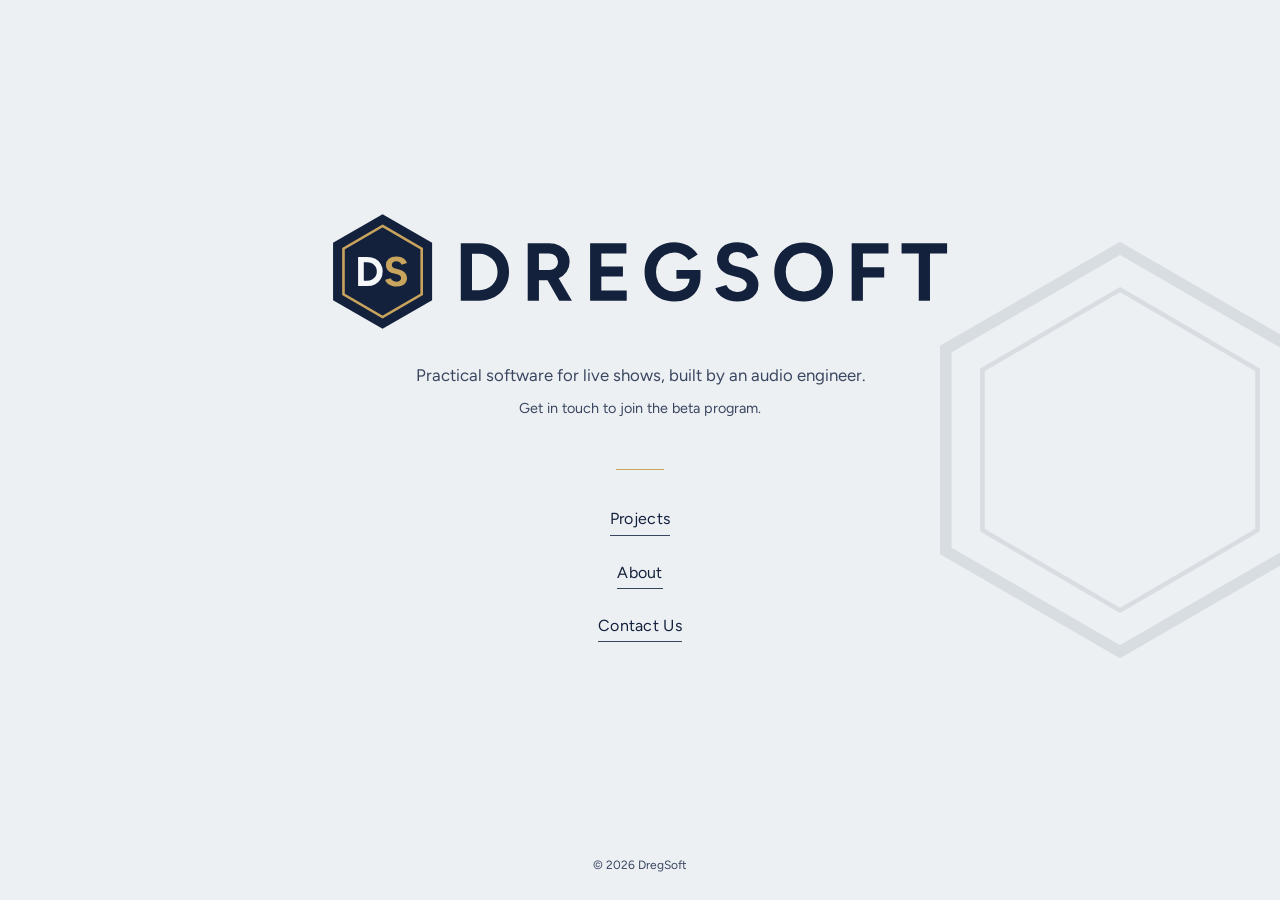
<file: index.html>
<!doctype html>
<html lang="en">
<head>
  <meta charset="utf-8">
  <meta name="viewport" content="width=device-width, initial-scale=1">
  <title>DregSoft — software for live audio</title>
  <meta name="description" content="DregSoft makes practical software for live shows, built by an audio engineer.">
  <link rel="icon" type="image/svg+xml" href="assets/favicon.svg">
  <link rel="icon" type="image/png" sizes="32x32" href="assets/favicon-32.png">
  <link rel="apple-touch-icon" href="assets/apple-touch-icon.png">
  <link rel="stylesheet" href="assets/styles.css">
</head>
<body>
  <main class="home">
    <h1 style="margin:0"><img class="logo" src="logos/final/dregsoft-logo.svg" alt="DregSoft"></h1>
    <p class="tagline">Practical software for live shows, built by an audio engineer.</p>
    <p class="tagline-note">Get in touch to join the beta program.</p>
    <div class="rule" aria-hidden="true"></div>
    <nav class="links">
      <a class="item is-link" href="projects.html">Projects</a>
      <a class="item is-link" href="about.html">About</a>
      <span class="item" data-user="hello" data-domain="dregsoft.com" data-subject="DregSoft">Contact Us</span>
      <noscript><style>.item[data-user] { display: none; }</style><span class="item">hello&lt;at&gt;dregsoft.com</span></noscript>
    </nav>
    <svg class="hero-mark" viewBox="0 0 96 96" aria-hidden="true">
      <g fill="none" stroke="#14213D">
        <path d="M48 4 L86 26 V70 L48 92 L10 70 V26 Z" stroke-width="2.5"/>
        <path d="M48 13 L78 30.5 V65.5 L48 83 L18 65.5 V30.5 Z" stroke-width="1"/>
      </g>
    </svg>
    <footer>&copy; <span id="year">2026</span> DregSoft</footer>
  </main>
  <script>document.getElementById('year').textContent = new Date().getFullYear();</script>
  <script src="assets/contact.js"></script>
</body>
</html>
</file>
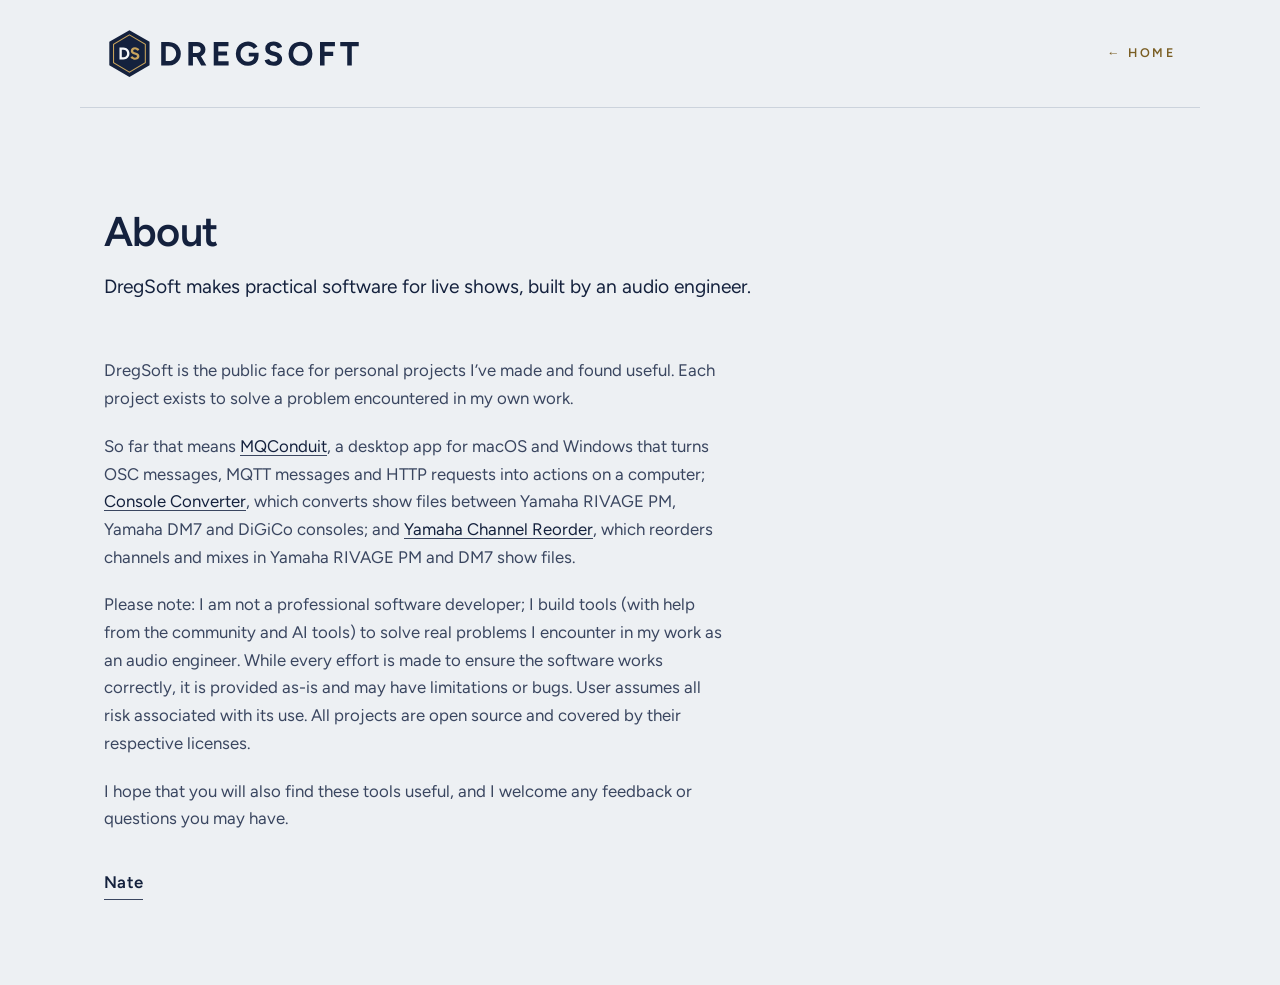
<file: about.html>
<!doctype html>
<html lang="en">
<head>
  <meta charset="utf-8">
  <meta name="viewport" content="width=device-width, initial-scale=1">
  <title>About — DregSoft</title>
  <meta name="description" content="DregSoft is the public face for personal projects built by an audio engineer: software for live shows.">
  <link rel="icon" type="image/svg+xml" href="assets/favicon.svg">
  <link rel="icon" type="image/png" sizes="32x32" href="assets/favicon-32.png">
  <link rel="apple-touch-icon" href="assets/apple-touch-icon.png">
  <link rel="stylesheet" href="assets/styles.css">
</head>
<body>
  <header class="wrap page-head">
    <a href="index.html"><img src="logos/final/dregsoft-logo.svg" alt="DregSoft home"></a>
    <a class="back" href="index.html">&larr; Home</a>
  </header>

  <main>
    <section>
      <div class="wrap">
        <div class="project-hero">
          <h1 class="page-title">About</h1>
          <p class="lede">DregSoft makes practical software for live shows, built by an audio engineer.</p>
        </div>

        <div class="prose">
          <p>DregSoft is the public face for personal projects I&rsquo;ve made and found useful. Each project exists to solve a problem encountered in my own work.</p>
          <p>So far that means <a href="projects/mqconduit.html">MQConduit</a>, a desktop app for macOS and Windows that turns OSC messages, MQTT messages and HTTP requests into actions on a computer; <a href="projects/console-converter.html">Console Converter</a>, which converts show files between Yamaha RIVAGE PM, Yamaha DM7 and DiGiCo consoles; and <a href="projects/yamaha-channel-reorder.html">Yamaha Channel Reorder</a>, which reorders channels and mixes in Yamaha RIVAGE PM and DM7 show files.</p>
          <p>Please note: I am not a professional software developer; I build tools (with help from the community and AI tools) to solve real problems I encounter in my work as an audio engineer.  While every effort is made to ensure the software works correctly, it is provided as-is and may have limitations or bugs.  User assumes all risk associated with its use.  All projects are open source and covered by their respective licenses.</p>
          <p>I hope that you will also find these tools useful, and I welcome any feedback or questions you may have.</p>
          <p class="signoff"><span class="item" data-user="hello" data-domain="dregsoft.com" data-subject="DregSoft">Nate</span><noscript><style>.item[data-user] { display: none; }</style><span class="item">Nate, hello&lt;at&gt;dregsoft.com</span></noscript></p>
        </div>
      </div>
    </section>
  </main>

  <script src="assets/contact.js"></script>
</body>
</html>
</file>
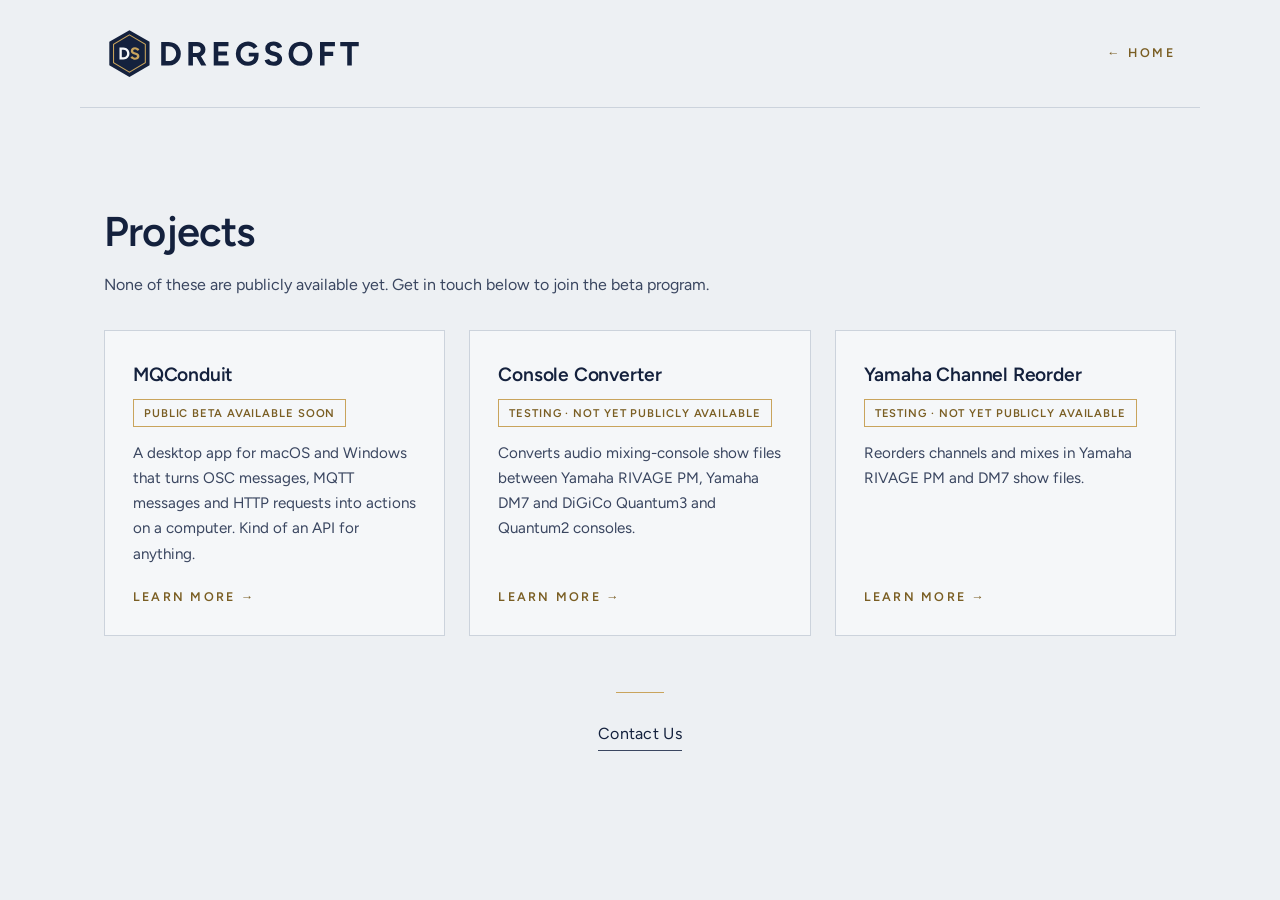
<file: projects.html>
<!doctype html>
<html lang="en">
<head>
  <meta charset="utf-8">
  <meta name="viewport" content="width=device-width, initial-scale=1">
  <title>Projects — DregSoft</title>
  <meta name="description" content="Software from DregSoft for live shows: MQConduit, Console Converter and Yamaha Channel Reorder. Not yet publicly available.">
  <link rel="icon" type="image/svg+xml" href="assets/favicon.svg">
  <link rel="icon" type="image/png" sizes="32x32" href="assets/favicon-32.png">
  <link rel="apple-touch-icon" href="assets/apple-touch-icon.png">
  <link rel="stylesheet" href="assets/styles.css">
</head>
<body>
  <header class="wrap page-head">
    <a href="index.html"><img src="logos/final/dregsoft-logo.svg" alt="DregSoft home"></a>
    <a class="back" href="index.html">&larr; Home</a>
  </header>

  <main>
    <section>
      <div class="wrap">
        <h1 class="page-title">Projects</h1>
        <p class="list-note">None of these are publicly available yet. Get in touch below to join the beta program.</p>

        <div class="projects-list">
          <!--
            Add a project by copying this block:

            <a class="project project-link" href="projects/new-project.html">
              <h2>Project name</h2>
              <p>One-sentence summary.</p>
              <span class="more">Learn more &rarr;</span>
            </a>

            Then copy one of the pages in the projects/ folder for its landing page.
          -->

          <a class="project project-link" href="projects/mqconduit.html">
            <h2>MQConduit</h2>
            <span class="status">Public beta available soon</span>
            <p>A desktop app for macOS and Windows that turns OSC messages, MQTT messages and HTTP requests into actions on a computer. Kind of an API for anything.</p>
            <span class="more">Learn more &rarr;</span>
          </a>

          <a class="project project-link" href="projects/console-converter.html">
            <h2>Console Converter</h2>
            <span class="status">Testing · not yet publicly available</span>
            <p>Converts audio mixing-console show files between Yamaha RIVAGE PM, Yamaha DM7 and DiGiCo Quantum3 and Quantum2 consoles.</p>
            <span class="more">Learn more &rarr;</span>
          </a>

          <a class="project project-link" href="projects/yamaha-channel-reorder.html">
            <h2>Yamaha Channel Reorder</h2>
            <span class="status">Testing · not yet publicly available</span>
            <p>Reorders channels and mixes in Yamaha RIVAGE PM and DM7 show files.</p>
            <span class="more">Learn more &rarr;</span>
          </a>
        </div>

      </div>
    </section>

    <div class="page-contact">
      <div class="rule" aria-hidden="true"></div>
      <nav class="links">
        <span class="item" data-user="hello" data-domain="dregsoft.com" data-subject="joining the beta program">Contact Us</span>
        <noscript><style>.item[data-user] { display: none; }</style><span class="item">hello&lt;at&gt;dregsoft.com</span></noscript>
      </nav>
    </div>
  </main>


  <script src="assets/contact.js"></script>
</body>
</html>
</file>
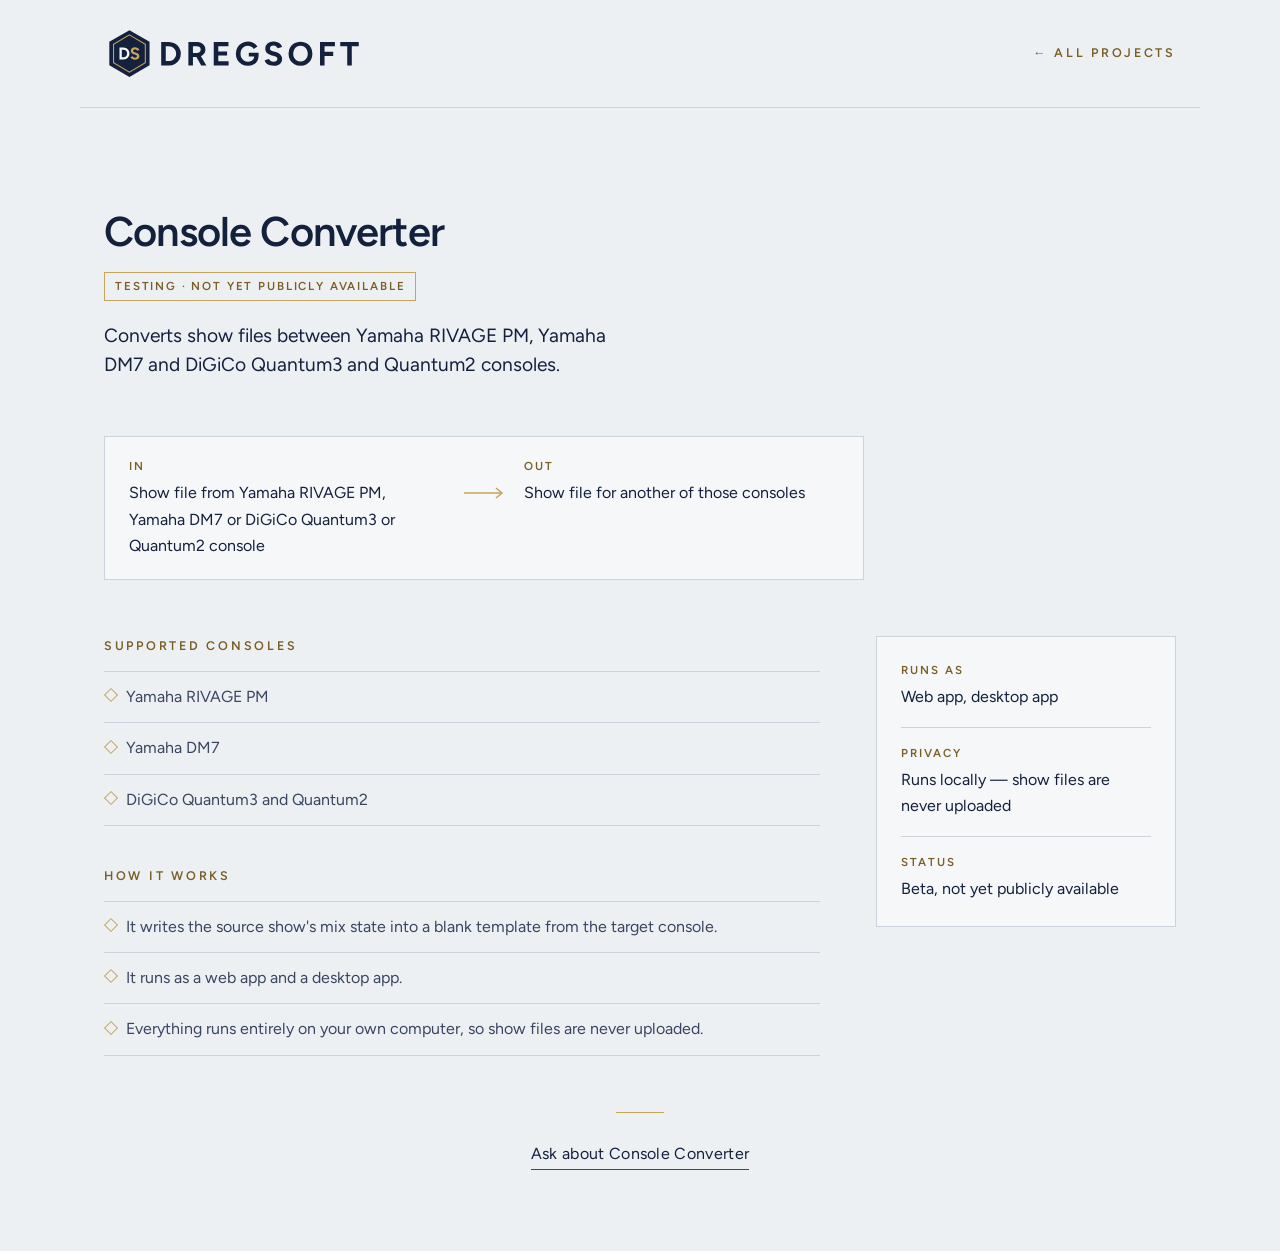
<file: projects/console-converter.html>
<!doctype html>
<html lang="en">
<head>
  <meta charset="utf-8">
  <meta name="viewport" content="width=device-width, initial-scale=1">
  <title>Console Converter — DregSoft</title>
  <meta name="description" content="Converts audio mixing-console show files between Yamaha RIVAGE PM, Yamaha DM7 and DiGiCo SD/Quantum.">
  <link rel="icon" type="image/svg+xml" href="../assets/favicon.svg">
  <link rel="icon" type="image/png" sizes="32x32" href="../assets/favicon-32.png">
  <link rel="apple-touch-icon" href="../assets/apple-touch-icon.png">
  <link rel="stylesheet" href="../assets/styles.css">
</head>
<body>
  <header class="wrap page-head">
    <a href="../index.html"><img src="../logos/final/dregsoft-logo.svg" alt="DregSoft home"></a>
    <a class="back" href="../projects.html">&larr; All projects</a>
  </header>

  <main>
    <section>
      <div class="wrap">
        <div class="project-hero">
          <h1 class="page-title">Console Converter</h1>
          <span class="status">Testing · Not yet publicly available</span>
          <p class="lede">Converts show files between Yamaha RIVAGE PM, Yamaha DM7 and DiGiCo Quantum3 and Quantum2 consoles.</p>
        </div>

        <div class="plate" role="group" aria-label="What goes in and what comes out">
          <dl><dt>In</dt><dd>Show file from Yamaha RIVAGE PM, Yamaha DM7 or DiGiCo Quantum3 or Quantum2 console</dd></dl>
          <svg viewBox="0 0 40 12" aria-hidden="true"><path d="M0 6 H38 M32 1 L38 6 L32 11"/></svg>
          <dl><dt>Out</dt><dd>Show file for another of those consoles</dd></dl>
        </div>

        <div class="detail-grid">
          <div class="detail-main">
          <div class="detail-block">
            <h2>Supported consoles</h2>
            <ul class="feature-list">
              <li>Yamaha RIVAGE PM</li>
              <li>Yamaha DM7</li>
              <li>DiGiCo Quantum3 and Quantum2</li>
            </ul>
          </div>
          <div class="detail-block">
            <h2>How it works</h2>
            <ul class="feature-list">
              <li>It writes the source show&#x27;s mix state into a blank template from the target console.</li>
              <li>It runs as a web app and a desktop app.</li>
              <li>Everything runs entirely on your own computer, so show files are never uploaded.</li>
            </ul>
          </div>
          </div>
          <aside class="facts">
            <dl>
            <dt>Runs as</dt><dd>Web app, desktop app</dd>
            <dt>Privacy</dt><dd>Runs locally — show files are never uploaded</dd>
            <dt>Status</dt><dd>Beta, not yet publicly available</dd>
            </dl>
          </aside>
        </div>
      </div>
    </section>

    <div class="page-contact">
      <div class="rule" aria-hidden="true"></div>
      <nav class="links">
        <span class="item" data-user="hello" data-domain="dregsoft.com" data-subject="Console Converter">Ask about Console Converter</span>
        <noscript><style>.item[data-user] { display: none; }</style><span class="item">hello&lt;at&gt;dregsoft.com</span></noscript>
      </nav>
    </div>
  </main>


  <script src="../assets/contact.js"></script>
</body>
</html>
</file>
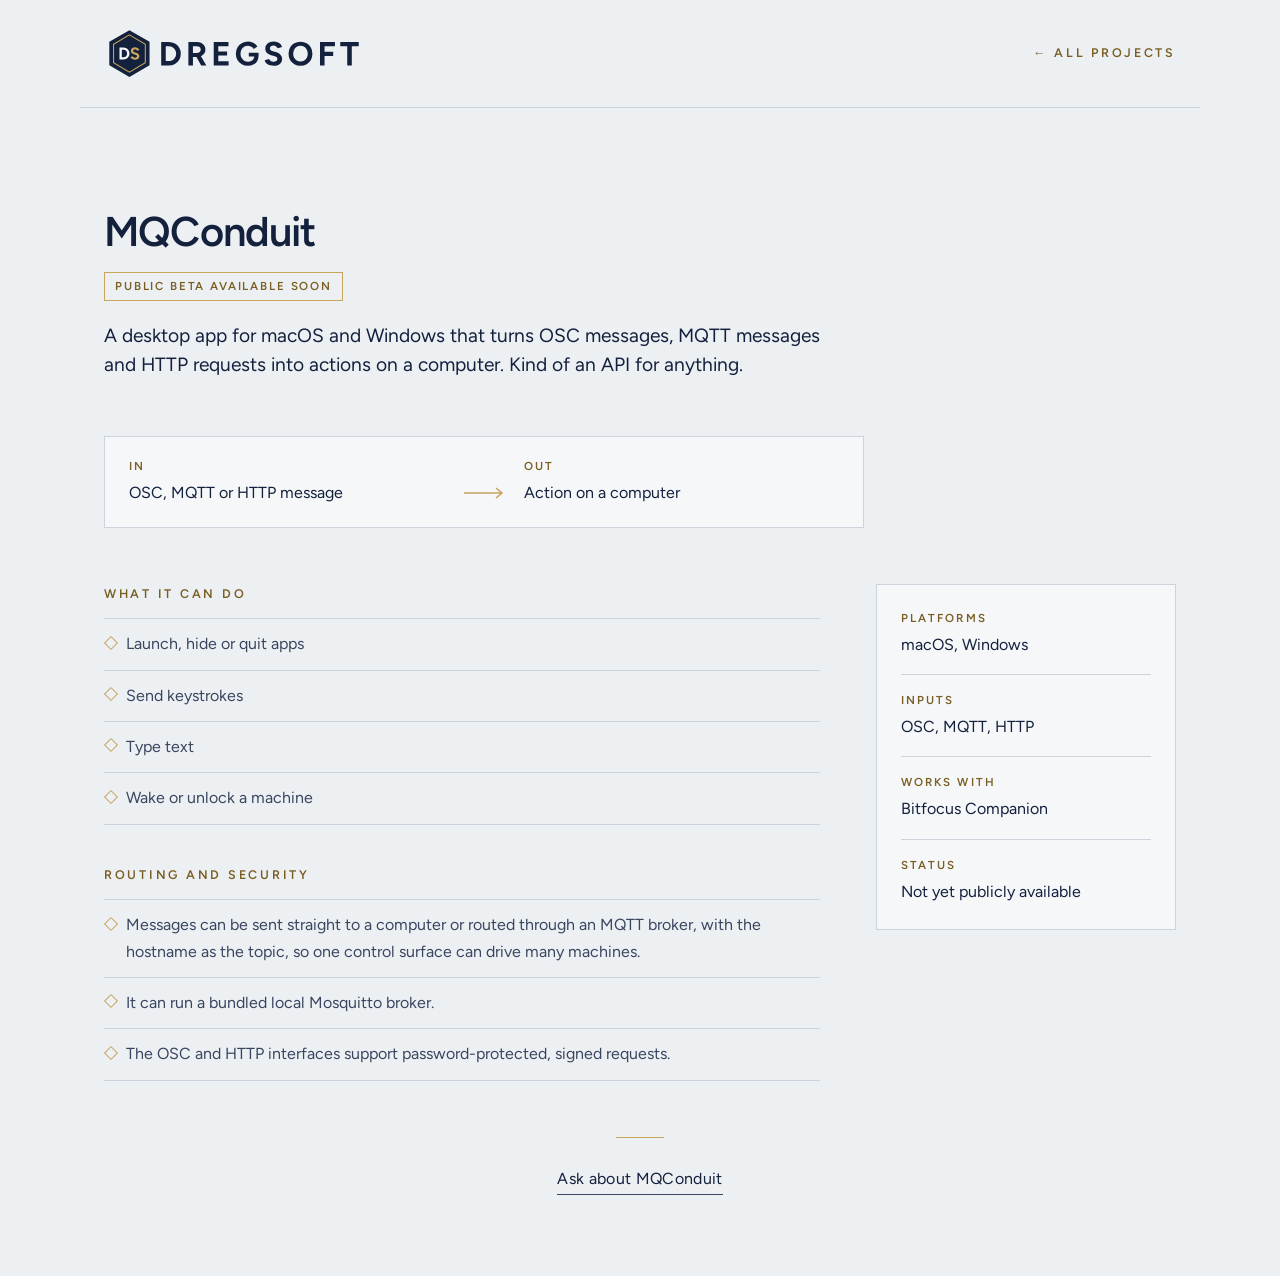
<file: projects/mqconduit.html>
<!doctype html>
<html lang="en">
<head>
  <meta charset="utf-8">
  <meta name="viewport" content="width=device-width, initial-scale=1">
  <title>MQConduit — DregSoft</title>
  <meta name="description" content="A desktop app for macOS and Windows that turns OSC messages, MQTT messages and HTTP requests into actions on a computer.">
  <link rel="icon" type="image/svg+xml" href="../assets/favicon.svg">
  <link rel="icon" type="image/png" sizes="32x32" href="../assets/favicon-32.png">
  <link rel="apple-touch-icon" href="../assets/apple-touch-icon.png">
  <link rel="stylesheet" href="../assets/styles.css">
</head>
<body>
  <header class="wrap page-head">
    <a href="../index.html"><img src="../logos/final/dregsoft-logo.svg" alt="DregSoft home"></a>
    <a class="back" href="../projects.html">&larr; All projects</a>
  </header>

  <main>
    <section>
      <div class="wrap">
        <div class="project-hero">
          <h1 class="page-title">MQConduit</h1>
          <span class="status">Public beta available soon</span>
          <p class="lede">A desktop app for macOS and Windows that turns OSC messages, MQTT messages and HTTP requests into actions on a computer. Kind of an API for anything.</p>
        </div>

        <div class="plate" role="group" aria-label="What goes in and what comes out">
          <dl><dt>In</dt><dd>OSC, MQTT or HTTP message</dd></dl>
          <svg viewBox="0 0 40 12" aria-hidden="true"><path d="M0 6 H38 M32 1 L38 6 L32 11"/></svg>
          <dl><dt>Out</dt><dd>Action on a computer</dd></dl>
        </div>

        <div class="detail-grid">
          <div class="detail-main">
          <div class="detail-block">
            <h2>What it can do</h2>
            <ul class="feature-list">
              <li>Launch, hide or quit apps</li>
              <li>Send keystrokes</li>
              <li>Type text</li>
              <li>Wake or unlock a machine</li>
            </ul>
          </div>
          <div class="detail-block">
            <h2>Routing and security</h2>
            <ul class="feature-list">
              <li>Messages can be sent straight to a computer or routed through an MQTT broker, with the hostname as the topic, so one control surface can drive many machines.</li>
              <li>It can run a bundled local Mosquitto broker.</li>
              <li>The OSC and HTTP interfaces support password-protected, signed requests.</li>
            </ul>
          </div>
          </div>
          <aside class="facts">
            <dl>
            <dt>Platforms</dt><dd>macOS, Windows</dd>
            <dt>Inputs</dt><dd>OSC, MQTT, HTTP</dd>
            <dt>Works with</dt><dd>Bitfocus Companion</dd>
            <dt>Status</dt><dd>Not yet publicly available</dd>
            </dl>
          </aside>
        </div>
      </div>
    </section>

    <div class="page-contact">
      <div class="rule" aria-hidden="true"></div>
      <nav class="links">
        <span class="item" data-user="hello" data-domain="dregsoft.com" data-subject="MQConduit">Ask about MQConduit</span>
        <noscript><style>.item[data-user] { display: none; }</style><span class="item">hello&lt;at&gt;dregsoft.com</span></noscript>
      </nav>
    </div>
  </main>


  <script src="../assets/contact.js"></script>
</body>
</html>
</file>
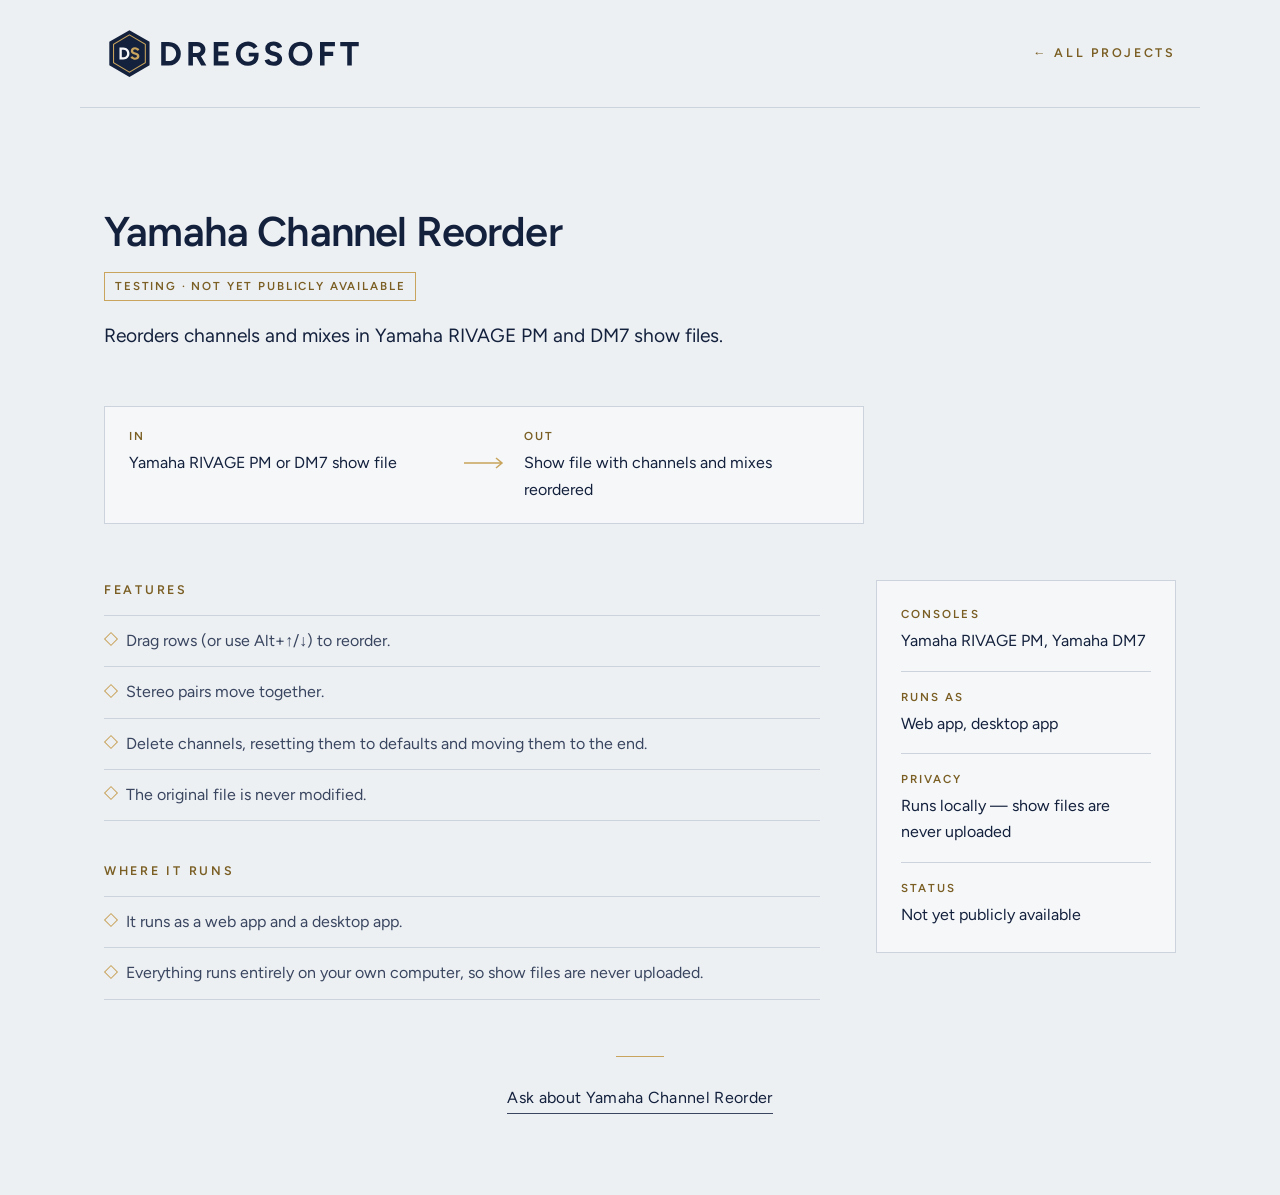
<file: projects/yamaha-channel-reorder.html>
<!doctype html>
<html lang="en">
<head>
  <meta charset="utf-8">
  <meta name="viewport" content="width=device-width, initial-scale=1">
  <title>Yamaha Channel Reorder — DregSoft</title>
  <meta name="description" content="Reorders channels and mixes in Yamaha RIVAGE PM and DM7 show files.">
  <link rel="icon" type="image/svg+xml" href="../assets/favicon.svg">
  <link rel="icon" type="image/png" sizes="32x32" href="../assets/favicon-32.png">
  <link rel="apple-touch-icon" href="../assets/apple-touch-icon.png">
  <link rel="stylesheet" href="../assets/styles.css">
</head>
<body>
  <header class="wrap page-head">
    <a href="../index.html"><img src="../logos/final/dregsoft-logo.svg" alt="DregSoft home"></a>
    <a class="back" href="../projects.html">&larr; All projects</a>
  </header>

  <main>
    <section>
      <div class="wrap">
        <div class="project-hero">
          <h1 class="page-title">Yamaha Channel Reorder</h1>
          <span class="status">Testing · Not yet publicly available</span>
          <p class="lede">Reorders channels and mixes in Yamaha RIVAGE PM and DM7 show files.</p>
        </div>

        <div class="plate" role="group" aria-label="What goes in and what comes out">
          <dl><dt>In</dt><dd>Yamaha RIVAGE PM or DM7 show file</dd></dl>
          <svg viewBox="0 0 40 12" aria-hidden="true"><path d="M0 6 H38 M32 1 L38 6 L32 11"/></svg>
          <dl><dt>Out</dt><dd>Show file with channels and mixes reordered</dd></dl>
        </div>

        <div class="detail-grid">
          <div class="detail-main">
          <div class="detail-block">
            <h2>Features</h2>
            <ul class="feature-list">
              <li>Drag rows (or use Alt+↑/↓) to reorder.</li>
              <li>Stereo pairs move together.</li>
              <li>Delete channels, resetting them to defaults and moving them to the end.</li>
              <li>The original file is never modified.</li>
            </ul>
          </div>
          <div class="detail-block">
            <h2>Where it runs</h2>
            <ul class="feature-list">
              <li>It runs as a web app and a desktop app.</li>
              <li>Everything runs entirely on your own computer, so show files are never uploaded.</li>
            </ul>
          </div>
          </div>
          <aside class="facts">
            <dl>
            <dt>Consoles</dt><dd>Yamaha RIVAGE PM, Yamaha DM7</dd>
            <dt>Runs as</dt><dd>Web app, desktop app</dd>
            <dt>Privacy</dt><dd>Runs locally — show files are never uploaded</dd>
            <dt>Status</dt><dd>Not yet publicly available</dd>
            </dl>
          </aside>
        </div>
      </div>
    </section>

    <div class="page-contact">
      <div class="rule" aria-hidden="true"></div>
      <nav class="links">
        <span class="item" data-user="hello" data-domain="dregsoft.com" data-subject="Yamaha Channel Reorder">Ask about Yamaha Channel Reorder</span>
        <noscript><style>.item[data-user] { display: none; }</style><span class="item">hello&lt;at&gt;dregsoft.com</span></noscript>
      </nav>
    </div>
  </main>


  <script src="../assets/contact.js"></script>
</body>
</html>
</file>
<file: assets/styles.css>
@font-face {
  font-family: "Figtree";
  src: url("fonts/figtree-latin.woff2") format("woff2");
  font-weight: 400 600;
  font-style: normal;
  font-display: swap;
}

:root {
  --ink: #14213D;
  --ink-soft: #3A4660;
  --brass: #C9A45C;
  --brass-deep: #A8843F;
  --brass-text: #7A5E23;
  --paper: #EDF0F3;
  --paper-raised: #F5F7F9;
  --line: #CCD3DC;
  --sans: "Figtree", "Helvetica Neue", Arial, sans-serif;
}

* { box-sizing: border-box; }
body {
  margin: 0;
  font-family: var(--sans);
  color: var(--ink);
  background: var(--paper);
  line-height: 1.65;
  -webkit-font-smoothing: antialiased;
}
img, svg { display: block; max-width: 100%; }
a { color: inherit; }
::selection { background: var(--brass); color: var(--ink); }
:focus-visible { outline: 2px solid var(--ink); outline-offset: 3px; }
h1, h2, h3, .lede { text-wrap: balance; }
html { scrollbar-color: var(--line) var(--paper); }
@media (prefers-reduced-motion: reduce) { * { transition: none !important; } }

.wrap { max-width: 1120px; margin: 0 auto; padding: 0 24px; }
section { padding: 100px 0; }
.eyebrow { font-size: .78rem; letter-spacing: .22em; text-transform: uppercase; color: var(--brass-text); font-weight: 600; margin: 0 0 20px; }
.eyebrow a { text-decoration: none; }

/* Home: logo, contact, projects link */
.home {
  min-height: 100vh; min-height: 100svh;
  display: flex; flex-direction: column; align-items: center; justify-content: center;
  text-align: center; padding: 48px 16px;
  position: relative; overflow: hidden; z-index: 0;
}

.home .logo { width: min(640px, 90vw); height: auto; }
.home footer { position: absolute; bottom: 24px; left: 0; right: 0; font-size: .75rem; color: var(--ink-soft); }
.home footer a { text-decoration: none; }

/* Shared: gold divider and text links (home page + bottom of projects page) */
.rule { width: 48px; height: 1px; background: var(--brass); margin: 48px auto 36px; }
.links { display: flex; flex-direction: column; align-items: center; gap: 24px; font-size: 1rem; text-align: center; }
.links a, .links span { text-decoration: none; letter-spacing: .02em; }
.item { color: var(--ink); }
button.item { background: none; border: 0; font: inherit; letter-spacing: .02em; cursor: pointer; padding: 0 0 2px; }
/* The address line keeps its space so nothing moves when it appears */
.contact-out { font-size: .95rem; color: var(--ink-soft); min-height: 1.65em; }
.tagline-note { margin: 8px 0 0; color: var(--ink-soft); font-size: .9rem; }
.tagline { margin: 28px 0 0; color: var(--ink-soft); font-size: 1.05rem; text-wrap: balance; }
/* Underline reads as a link at rest; the ::after widens the touch target to 44px without moving the underline */
.item.is-link { position: relative; border-bottom: 1px solid var(--ink-soft); padding-bottom: 2px; transition: border-color .2s; }
.item.is-link::after, .page-head a.back::after { content: ""; position: absolute; inset: -12px -10px; }
.item.is-link:hover { border-color: var(--brass); }
.page-contact { padding-bottom: 48px; }
.page-contact .rule { margin: 0 auto 28px; }
.page-contact .links { gap: 8px; }
main > section { padding-bottom: 56px; }

/* Hexagon outline: home page only, pinned to the window */
.hero-mark { position: fixed; right: -60px; top: 50%; transform: translateY(-50%); width: 440px; height: auto; opacity: .09; pointer-events: none; z-index: -1; }

/* Projects */
.page-head { display: flex; align-items: center; justify-content: space-between; padding-top: 28px; padding-bottom: 28px; border-bottom: 1px solid var(--line); }
.page-head img { width: 260px; height: auto; }
.page-head a.back { position: relative; font-size: .78rem; font-weight: 600; letter-spacing: .22em; text-transform: uppercase; color: var(--brass-text); text-decoration: none; }
.list-note { margin: -24px 0 32px; color: var(--ink-soft); }
.project .status { align-self: flex-start; margin: 0 0 14px; font-size: .7rem; letter-spacing: .08em; }
.page-title { line-height: 1.15; font-weight: 600; font-size: clamp(2rem, 4.5vw, 2.6rem); margin: 0 0 40px; letter-spacing: -.02em; }
.projects-list { display: grid; grid-template-columns: repeat(auto-fill, minmax(min(320px, 100%), 1fr)); gap: 24px; }
.project { background: var(--paper-raised); border: 1px solid var(--line); padding: 28px; }
.project h2 { font-weight: 600; font-size: 1.2rem; margin: 0 0 8px; letter-spacing: -.01em; }
.project p { margin: 0 0 14px; color: var(--ink-soft); font-size: .95rem; }
.project-link { display: flex; flex-direction: column; text-decoration: none; color: inherit; transition: border-color .2s; }
.project-link .more { margin-top: auto; padding-top: 6px; color: var(--brass-text); font-size: .78rem; font-weight: 600; letter-spacing: .18em; text-transform: uppercase; }
.project-link:hover { border-color: var(--brass); }
.project-link:hover .more { color: var(--ink); }

/* Project landing pages */

/* Running text (about page) */
.prose { max-width: 62ch; }
.prose p { margin: 0 0 20px; color: var(--ink-soft); font-size: 1.05rem; text-wrap: pretty; }
.prose .signoff { margin: 36px 0 0; color: var(--ink); font-size: 1.05rem; font-weight: 600; }
.signoff .contact-out { display: block; margin-top: 4px; font-weight: 400; }
.prose a { color: var(--ink); text-underline-offset: 3px; text-decoration-color: var(--ink-soft); }
.prose a:hover { text-decoration-color: var(--brass); }

/* In/out plate: what goes in, what comes out */
.plate { display: grid; grid-template-columns: minmax(0, 1fr) 40px minmax(0, 1fr); align-items: start; gap: 20px; margin: 0 0 56px; max-width: 760px; background: var(--paper-raised); border: 1px solid var(--line); padding: 20px 24px; }
.plate dl { margin: 0; }
.plate dt { font-size: .72rem; font-weight: 600; letter-spacing: .18em; text-transform: uppercase; color: var(--brass-text); }
.plate dd { margin: 4px 0 0; color: var(--ink); }
.plate svg { width: 40px; height: 12px; margin-top: 30px; stroke: var(--brass); fill: none; stroke-width: 1.5; }
@media (max-width: 600px) {
  .plate { grid-template-columns: minmax(0, 1fr); gap: 12px; }
  .plate svg { transform: rotate(90deg); width: 32px; height: 12px; margin: 0 auto; }
}
.project-hero { max-width: 760px; margin-bottom: 56px; }
.project-hero .page-title { margin-bottom: 16px; }
.status { display: inline-block; font-size: .72rem; font-weight: 600; letter-spacing: .16em; text-transform: uppercase; color: var(--brass-text); border: 1px solid var(--brass); padding: 4px 10px; margin: 0 6px 20px 0; }
.lede { font-size: 1.2rem; line-height: 1.55; color: var(--ink); margin: 0; }
.detail-grid { display: grid; grid-template-columns: minmax(0, 1fr) 300px; gap: 56px; align-items: start; }
.detail-block + .detail-block { margin-top: 40px; }
.detail-block h2 { font-size: .78rem; font-weight: 600; letter-spacing: .22em; text-transform: uppercase; color: var(--brass-text); margin: 0 0 14px; }
.feature-list { list-style: none; margin: 0; padding: 0; border-top: 1px solid var(--line); }
.feature-list li { padding: 12px 0 12px 22px; border-bottom: 1px solid var(--line); color: var(--ink-soft); position: relative; }
.feature-list li::before { content: ""; position: absolute; left: 2px; top: 1.15em; width: 8px; height: 8px; border: 1.5px solid var(--brass); transform: rotate(45deg); }
.note { margin: 40px 0 0; padding: 16px 20px; border: 1px solid var(--brass); background: var(--paper-raised); color: var(--ink-soft); font-size: .95rem; }
.facts { background: var(--paper-raised); border: 1px solid var(--line); padding: 8px 24px; }
.facts dl { margin: 0; }
.facts dt { font-size: .72rem; font-weight: 600; letter-spacing: .18em; text-transform: uppercase; color: var(--brass-text); padding-top: 16px; }
.facts dd { margin: 4px 0 0; padding-bottom: 16px; color: var(--ink); border-bottom: 1px solid var(--line); }
.facts dd:last-child { border-bottom: 0; }
@media (max-width: 860px) {
  .detail-grid { grid-template-columns: minmax(0, 1fr); gap: 40px; }
}

/* Smaller screens: shrink the outline and tuck it further off the edge so it clears the logo */
@media (max-width: 1200px) {
  .hero-mark { width: 300px; right: -110px; }
}
/* Phones and narrow tablets: move it to the bottom-right corner */
@media (max-width: 860px) {
  .hero-mark { width: 220px; top: auto; bottom: -50px; right: -70px; transform: none; }
}
@media (max-width: 520px) {
  .wrap { padding-left: 16px; padding-right: 16px; }
  .page-head { flex-wrap: wrap; gap: 14px 24px; }
  .page-head img { width: min(320px, 100%); }
}
</file>
